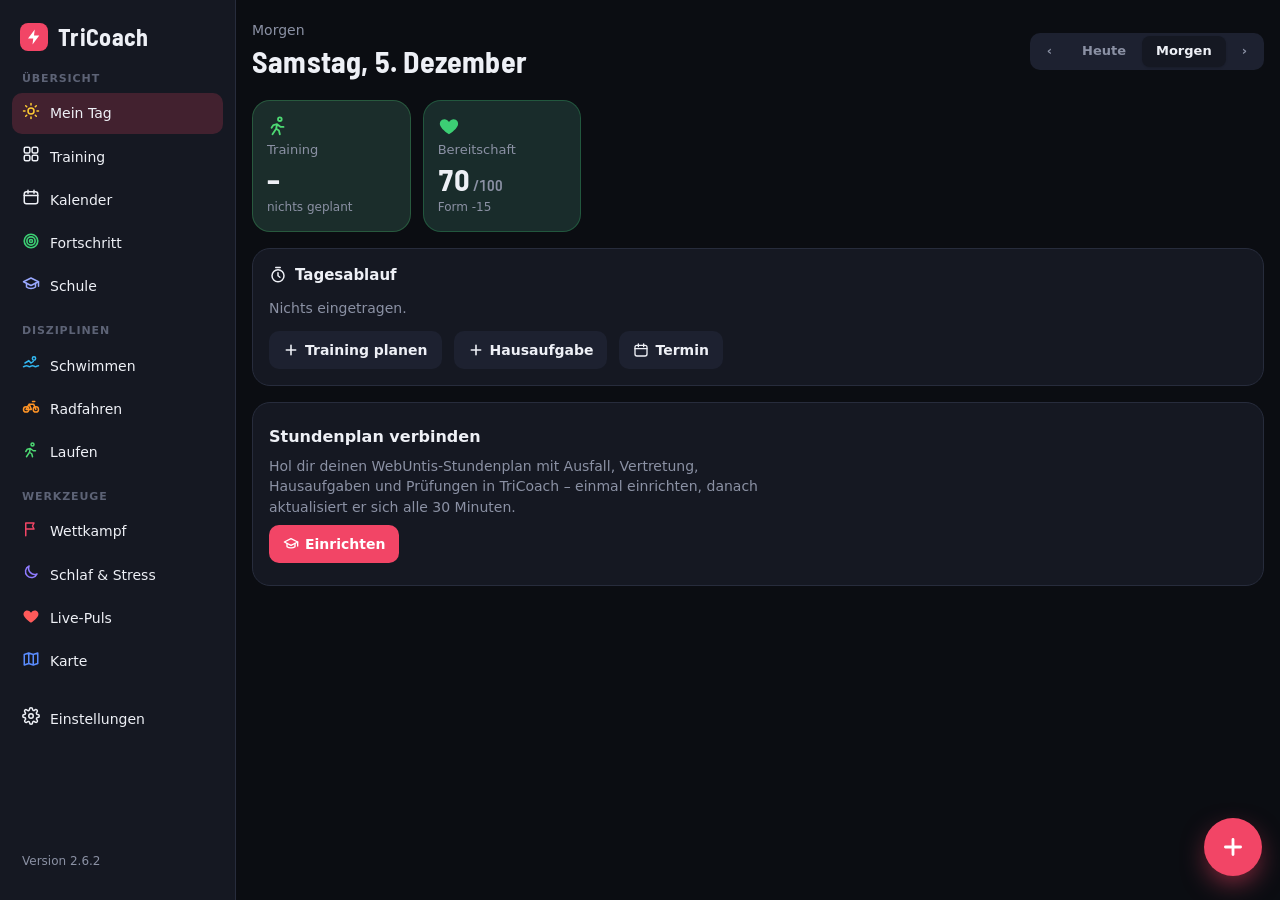
<file: index.html>
<!doctype html>
<html lang="de" data-design="nacht">
<head>
<meta charset="utf-8">
<meta name="viewport" content="width=device-width, initial-scale=1, viewport-fit=cover">
<title>TriCoach</title>
<meta name="description" content="Triathlon-Training mit deiner Forerunner 265: Dashboard, Analysen, Kalender, Wettkampf.">
<meta name="theme-color" content="#0b0d12">
<meta name="apple-mobile-web-app-capable" content="yes">
<meta name="mobile-web-app-capable" content="yes">
<meta name="apple-mobile-web-app-status-bar-style" content="black-translucent">
<meta name="apple-mobile-web-app-title" content="TriCoach">
<link rel="manifest" href="manifest.webmanifest">
<link rel="icon" href="icons/icon-192.png" type="image/png">
<link rel="apple-touch-icon" href="icons/apple-touch-icon.png">
<link rel="preconnect" href="https://fonts.googleapis.com">
<link rel="preconnect" href="https://fonts.gstatic.com" crossorigin>
<link rel="stylesheet" href="https://fonts.googleapis.com/css2?family=Barlow+Semi+Condensed:wght@500;600;700&display=swap">
<link rel="stylesheet" href="css/app.css">
<script>try{var s=JSON.parse(localStorage.getItem('tricoach-settings')||'{}');if(s.design)document.documentElement.dataset.design=s.design;}catch(e){}</script>
</head>
<body>
<div class="app">
  <aside class="side" id="side"></aside>
  <main><div id="content"></div></main>
  <nav class="tabbar" id="tabbar"></nav>
</div>
<button id="fab" class="fab" data-act="addmenu" aria-label="Neu: Einheit eintragen oder planen" hidden><svg viewBox="0 0 24 24" fill="none" stroke="currentColor" stroke-width="2.6" stroke-linecap="round"><path d="M12 5v14M5 12h14"/></svg></button>
<div id="sheet"></div>
<div id="toast" role="status" hidden></div>
<div id="updatebar" hidden>Neue Version verfügbar <button data-act="update">Aktualisieren</button></div>
<script src="js/core.js"></script>
<script src="js/analytics.js"></script>
<script src="js/demo.js"></script>
<script src="js/fit.js"></script>
<script src="js/data.js"></script>
<script src="js/ble.js"></script>
<script src="js/views.js"></script>
<script src="js/calendar.js"></script>
<script src="js/log.js"></script>
<script src="js/tp.js"></script>
<script src="js/progress.js"></script>
<script src="js/school.js"></script>
<script src="js/siri.js"></script>
<script src="js/settings.js"></script>
<script src="js/app.js"></script>
</body>
</html>
</file>
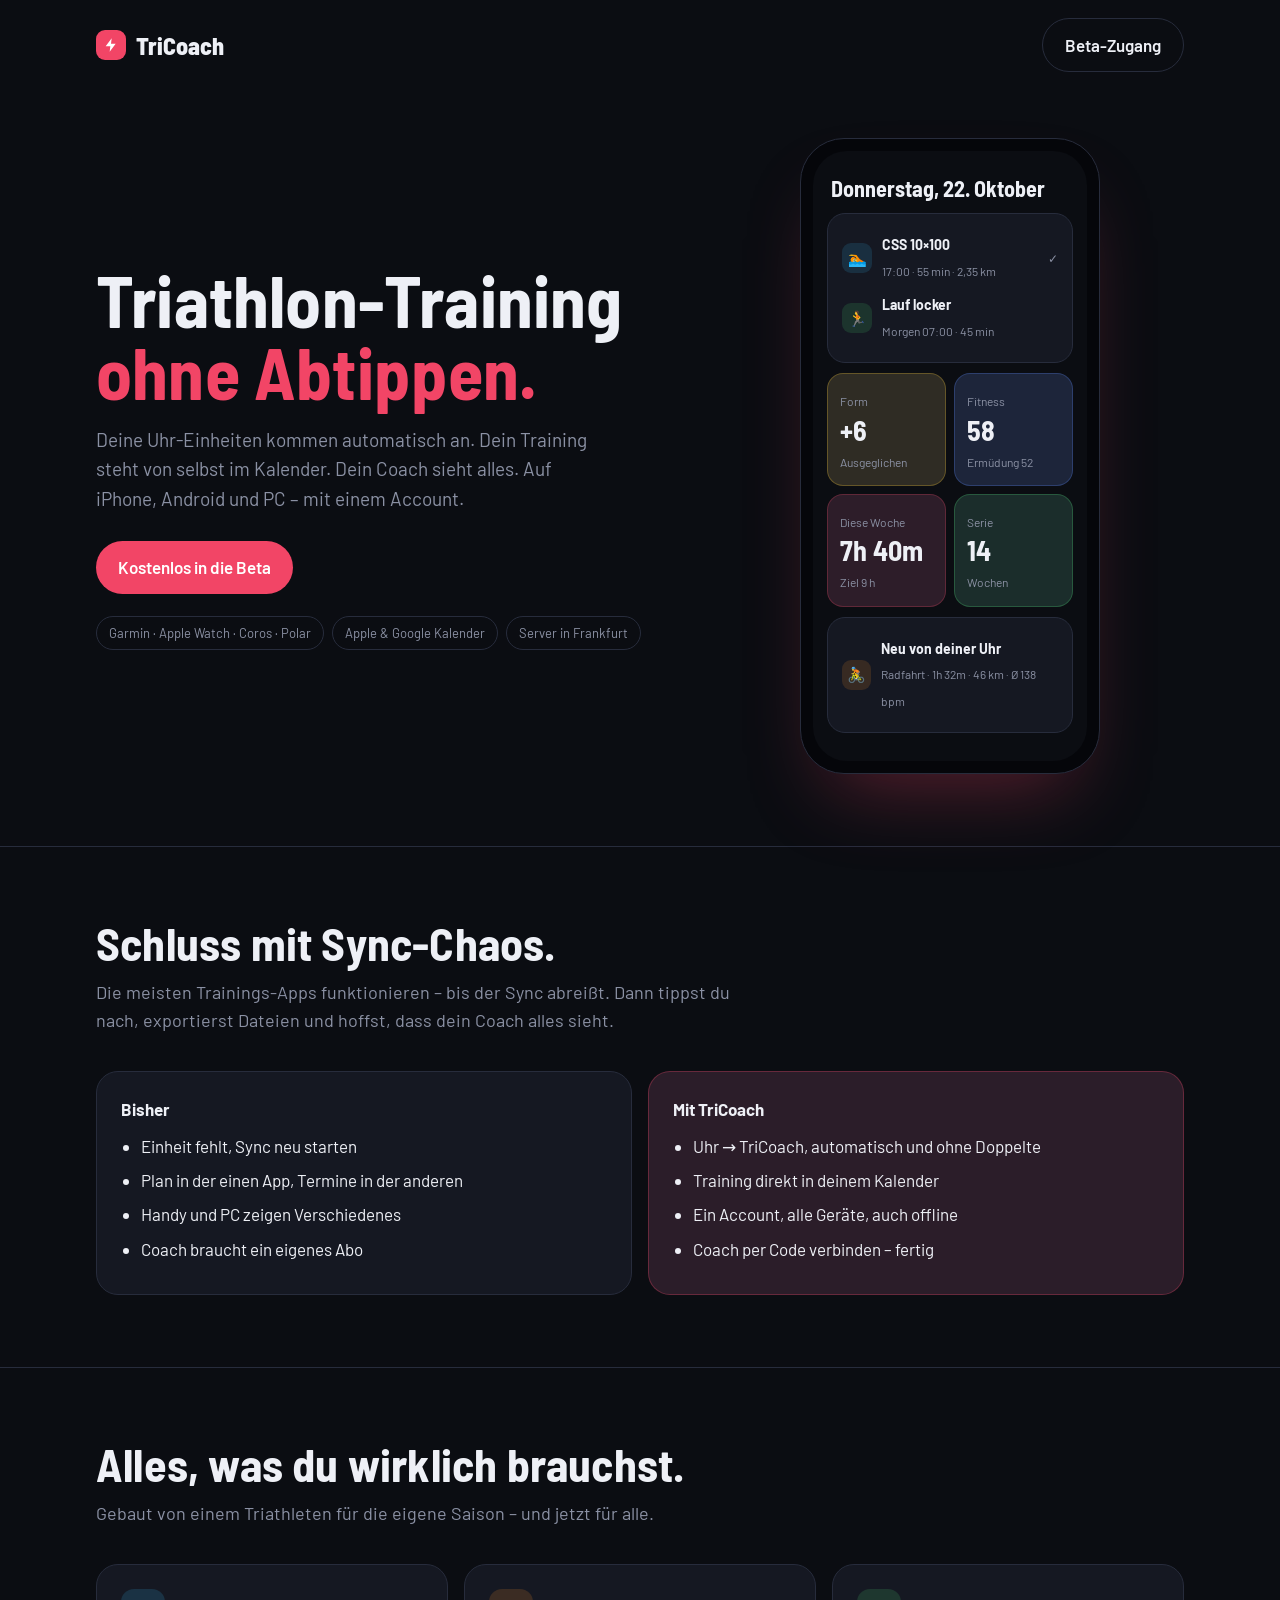
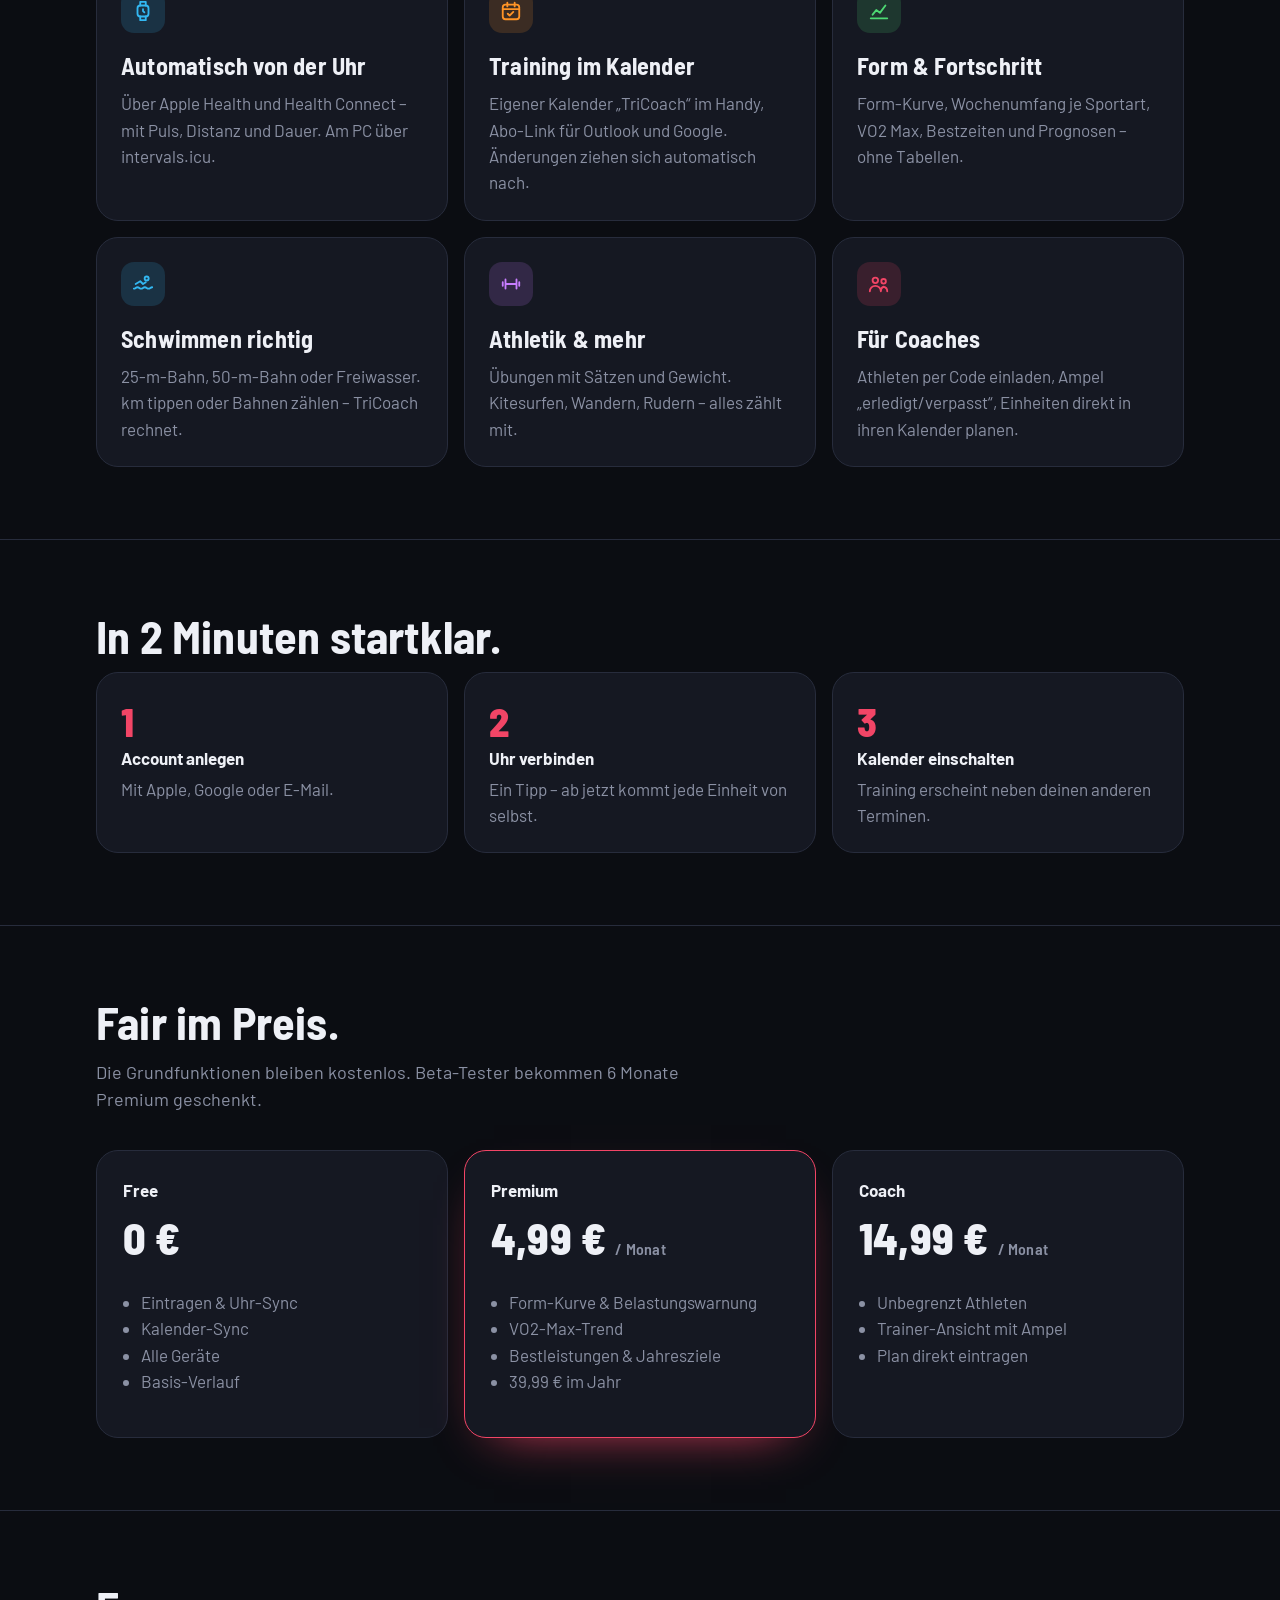
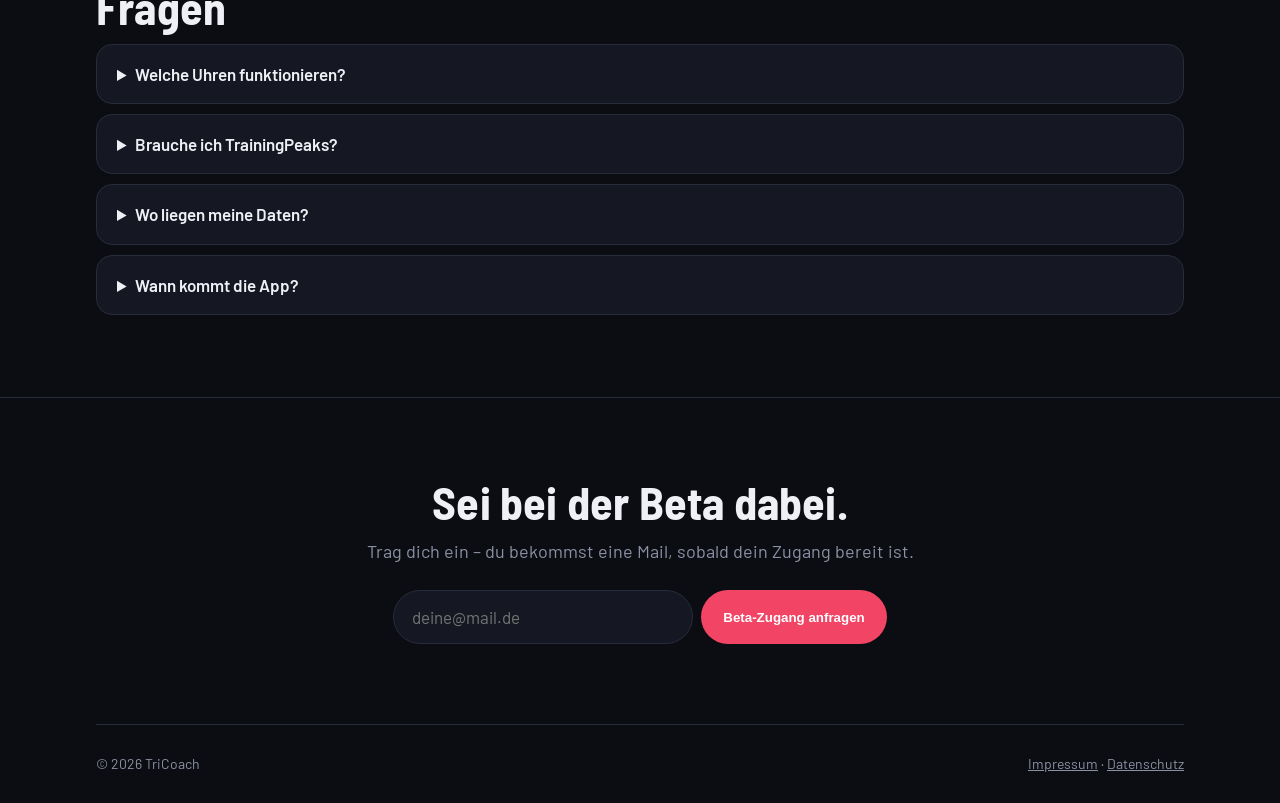
<file: launch/landing/index.html>
<!doctype html>
<html lang="de">
<head>
<meta charset="utf-8">
<meta name="viewport" content="width=device-width, initial-scale=1">
<title>TriCoach – Triathlon-Training ohne Abtippen</title>
<meta name="description" content="Uhr-Einheiten automatisch, Training im Kalender, Coach sieht alles – auf iPhone, Android und PC.">
<link rel="preconnect" href="https://fonts.googleapis.com">
<link href="https://fonts.googleapis.com/css2?family=Barlow+Semi+Condensed:wght@600;700;800&family=Barlow:wght@400;500;600&display=swap" rel="stylesheet">
<style>
:root{color-scheme:dark;--bg:#0b0d12;--surface:#151822;--surface2:#1d2130;--line:#272c3c;--fg:#eef0f6;--muted:#8b91a4;--accent:#f24566;--swim:#33b8f2;--bike:#ff9426;--run:#4dd973;--str:#c77dff;--form:#ffcc33;--fit:#5a8cff;--fat:#f2598c}
*{box-sizing:border-box}html{scroll-behavior:smooth}
body{margin:0;background:var(--bg);color:var(--fg);font:17px/1.55 Barlow,system-ui,-apple-system,'Segoe UI',sans-serif}
a{color:inherit}
.wrap{max-width:1120px;margin:0 auto;padding-left:max(16px,env(safe-area-inset-left,0px));padding-right:max(16px,env(safe-area-inset-right,0px))}
h1,h2,h3,.num{font-family:"Barlow Semi Condensed",system-ui,sans-serif;letter-spacing:.2px}
nav{display:flex;align-items:center;justify-content:space-between;padding:18px 0}
.brand{display:flex;gap:10px;align-items:center;font:800 24px "Barlow Semi Condensed",sans-serif}
.brand i{width:30px;height:30px;border-radius:9px;background:var(--accent);display:grid;place-items:center;font-style:normal;font-size:16px}
.btn{display:inline-flex;align-items:center;gap:8px;padding:13px 22px;border-radius:999px;background:var(--accent);color:#fff;text-decoration:none;font-weight:600;border:0;cursor:pointer}
.btn.ghost{background:transparent;border:1px solid var(--line);color:var(--fg)}
.hero{display:grid;grid-template-columns:1.1fr .9fr;gap:48px;align-items:center;padding:48px 0 72px}
.hero h1{font-size:clamp(42px,6vw,72px);line-height:1;margin:0 0 18px;text-wrap:balance}
.hero h1 em{font-style:normal;color:var(--accent)}
.hero p{color:var(--muted);font-size:19px;max-width:520px;margin:0 0 28px}
.chips{display:flex;gap:8px;flex-wrap:wrap;margin-top:22px}
.chip{font-size:13px;color:var(--muted);border:1px solid var(--line);padding:6px 12px;border-radius:99px}
.phone{justify-self:center;width:300px;border-radius:44px;background:#05060a;padding:12px;border:1px solid var(--line);box-shadow:0 40px 80px -30px rgba(242,69,102,.35)}
.screen{border-radius:34px;background:var(--bg);padding:18px 14px;min-height:560px}
.screen h4{margin:6px 4px 12px;font:700 22px "Barlow Semi Condensed",sans-serif}
.card{background:var(--surface);border:1px solid var(--line);border-radius:18px;padding:14px;margin-bottom:10px}
.row{display:flex;align-items:center;gap:10px;padding:6px 0}
.dot{width:30px;height:30px;border-radius:9px;display:grid;place-items:center;font-size:15px}
.row b{font-size:14px;display:block}.row span{font-size:12px;color:var(--muted)}
.ok{margin-left:auto;color:#3ccf74}
.tiles{display:grid;grid-template-columns:1fr 1fr;gap:8px}
.tile{border-radius:16px;padding:12px;background:color-mix(in srgb,var(--c) 11%,var(--surface));border:1px solid color-mix(in srgb,var(--c) 26%,transparent)}
.tile small{color:var(--muted);font-size:12px}.tile div{font:700 28px "Barlow Semi Condensed",sans-serif}
section{padding-block:72px;border-top:1px solid var(--line)}
section h2{font-size:clamp(32px,4vw,46px);margin:0 0 12px;line-height:1.05}
.lead{color:var(--muted);font-size:18px;max-width:640px;margin:0 0 36px}
.grid3{display:grid;grid-template-columns:repeat(3,1fr);gap:16px}
.feat{background:var(--surface);border:1px solid var(--line);border-radius:22px;padding:24px}
.feat .ic{color:var(--c);width:44px;height:44px;border-radius:13px;display:grid;place-items:center;font-size:22px;margin-bottom:14px;background:color-mix(in srgb,var(--c) 16%,transparent)}
.feat h3{font-size:24px;margin:0 0 6px}.feat p{color:var(--muted);margin:0}
.problem{display:grid;grid-template-columns:1fr 1fr;gap:16px}
.bad,.good{border-radius:22px;padding:24px;border:1px solid var(--line)}
.bad{background:var(--surface)}.good{background:color-mix(in srgb,var(--accent) 10%,var(--surface));border-color:color-mix(in srgb,var(--accent) 30%,transparent)}
.bad li,.good li{margin:8px 0}.bad ul,.good ul{padding-left:20px;margin:10px 0 0}
.steps{counter-reset:s;display:grid;grid-template-columns:repeat(3,1fr);gap:16px}
.step{counter-increment:s;padding:24px;border-radius:22px;background:var(--surface);border:1px solid var(--line)}
.step::before{content:counter(s);font:800 40px "Barlow Semi Condensed",sans-serif;color:var(--accent);display:block}
.step p{color:var(--muted);margin:4px 0 0}
.price{display:grid;grid-template-columns:repeat(3,1fr);gap:16px}
.plan{border-radius:22px;padding:26px;background:var(--surface);border:1px solid var(--line)}
.plan.hl{border-color:var(--accent);box-shadow:0 20px 50px -30px var(--accent)}
.plan .num{font-size:44px;font-weight:800}.plan .num small{font-size:16px;color:var(--muted);font-weight:600}
.plan ul{padding-left:18px;color:var(--muted)}
details{background:var(--surface);border:1px solid var(--line);border-radius:16px;padding:16px 20px;margin-bottom:10px}
summary{cursor:pointer;font-weight:600}details p{color:var(--muted);margin:10px 0 0}
.cta{text-align:center;padding-block:80px;padding-left:max(16px,env(safe-area-inset-left,0px));padding-right:max(16px,env(safe-area-inset-right,0px))}
.cta form{display:flex;gap:8px;justify-content:center;flex-wrap:wrap;margin-top:24px}
.cta input{padding:13px 18px;border-radius:999px;border:1px solid var(--line);background:var(--surface);color:var(--fg);width:min(100%,300px);font:inherit}
:focus-visible{outline:2px solid var(--accent);outline-offset:3px}
@media(prefers-reduced-motion:reduce){html{scroll-behavior:auto}}
footer{border-top:1px solid var(--line);padding:28px 0;color:var(--muted);font-size:14px;display:flex;gap:18px;flex-wrap:wrap;justify-content:space-between}
@media(max-width:860px){.hero,.problem{grid-template-columns:1fr}.grid3,.steps,.price{grid-template-columns:1fr}.hero{padding-top:16px}.phone{width:280px}}
</style>
</head>
<body>
<div class="wrap">
  <nav>
    <div class="brand"><i><svg width="16" height="16" viewBox="0 0 24 24" fill="#fff" stroke="none" stroke-width="2" stroke-linecap="round" stroke-linejoin="round" aria-hidden="true"><path d="M13 2L4 14h7l-1 8 9-12h-7z"/></svg></i>TriCoach</div>
    <a class="btn ghost" href="#beta">Beta-Zugang</a>
  </nav>

  <header class="hero">
    <div>
      <h1>Triathlon-Training <em>ohne Abtippen.</em></h1>
      <p>Deine Uhr-Einheiten kommen automatisch an. Dein Training steht von selbst im Kalender. Dein Coach sieht alles. Auf iPhone, Android und PC – mit einem Account.</p>
      <a class="btn" href="#beta">Kostenlos in die Beta</a>
      <div class="chips"><span class="chip">Garmin · Apple Watch · Coros · Polar</span><span class="chip">Apple & Google Kalender</span><span class="chip">Server in Frankfurt</span></div>
    </div>
    <div class="phone" aria-hidden="true">
      <div class="screen">
        <h4>Donnerstag, 22. Oktober</h4>
        <div class="card">
          <div class="row"><div class="dot" style="background:#33b8f226">🏊</div><div><b>CSS 10×100</b><span>17:00 · 55 min · 2,35 km</span></div><span class="ok">✓</span></div>
          <div class="row"><div class="dot" style="background:#4dd97326">🏃</div><div><b>Lauf locker</b><span>Morgen 07:00 · 45 min</span></div></div>
        </div>
        <div class="tiles">
          <div class="tile" style="--c:var(--form)"><small>Form</small><div>+6</div><small>Ausgeglichen</small></div>
          <div class="tile" style="--c:var(--fit)"><small>Fitness</small><div>58</div><small>Ermüdung 52</small></div>
          <div class="tile" style="--c:var(--accent)"><small>Diese Woche</small><div>7h 40m</div><small>Ziel 9 h</small></div>
          <div class="tile" style="--c:var(--run)"><small>Serie</small><div>14</div><small>Wochen</small></div>
        </div>
        <div class="card" style="margin-top:10px"><div class="row"><div class="dot" style="background:#ff942626">🚴</div><div><b>Neu von deiner Uhr</b><span>Radfahrt · 1h 32m · 46 km · Ø 138 bpm</span></div></div></div>
      </div>
    </div>
  </header>
</div>

<section>
  <div class="wrap">
    <h2>Schluss mit Sync-Chaos.</h2>
    <p class="lead">Die meisten Trainings-Apps funktionieren – bis der Sync abreißt. Dann tippst du nach, exportierst Dateien und hoffst, dass dein Coach alles sieht.</p>
    <div class="problem">
      <div class="bad"><b>Bisher</b><ul><li>Einheit fehlt, Sync neu starten</li><li>Plan in der einen App, Termine in der anderen</li><li>Handy und PC zeigen Verschiedenes</li><li>Coach braucht ein eigenes Abo</li></ul></div>
      <div class="good"><b>Mit TriCoach</b><ul><li>Uhr → TriCoach, automatisch und ohne Doppelte</li><li>Training direkt in deinem Kalender</li><li>Ein Account, alle Geräte, auch offline</li><li>Coach per Code verbinden – fertig</li></ul></div>
    </div>
  </div>
</section>

<section>
  <div class="wrap">
    <h2>Alles, was du wirklich brauchst.</h2>
    <p class="lead">Gebaut von einem Triathleten für die eigene Saison – und jetzt für alle.</p>
    <div class="grid3">
      <div class="feat"><div class="ic" style="--c:var(--swim)"><svg width="22" height="22" viewBox="0 0 24 24" fill="none" stroke="currentColor" stroke-width="2" stroke-linecap="round" stroke-linejoin="round" aria-hidden="true"><rect x="6" y="6" width="12" height="12" rx="3"/><path d="M9 6V2h6v4M9 18v4h6v-4M12 10v2l1.5 1.5"/></svg></div><h3>Automatisch von der Uhr</h3><p>Über Apple Health und Health Connect – mit Puls, Distanz und Dauer. Am PC über intervals.icu.</p></div>
      <div class="feat"><div class="ic" style="--c:var(--bike)"><svg width="22" height="22" viewBox="0 0 24 24" fill="none" stroke="currentColor" stroke-width="2" stroke-linecap="round" stroke-linejoin="round" aria-hidden="true"><rect x="3" y="5" width="18" height="16" rx="3"/><path d="M3 10h18M8 3v4M16 3v4M8.5 15l2 2 4-4"/></svg></div><h3>Training im Kalender</h3><p>Eigener Kalender „TriCoach“ im Handy, Abo-Link für Outlook und Google. Änderungen ziehen sich automatisch nach.</p></div>
      <div class="feat"><div class="ic" style="--c:var(--run)"><svg width="22" height="22" viewBox="0 0 24 24" fill="none" stroke="currentColor" stroke-width="2" stroke-linecap="round" stroke-linejoin="round" aria-hidden="true"><path d="M3 20h18M5 16l4-5 4 3 6-8"/></svg></div><h3>Form & Fortschritt</h3><p>Form-Kurve, Wochenumfang je Sportart, VO2 Max, Bestzeiten und Prognosen – ohne Tabellen.</p></div>
      <div class="feat"><div class="ic" style="--c:var(--swim)"><svg width="22" height="22" viewBox="0 0 24 24" fill="none" stroke="currentColor" stroke-width="2" stroke-linecap="round" stroke-linejoin="round" aria-hidden="true"><circle cx="16" cy="6" r="2.2"/><path d="M4 12l5-3 3 3 3-2M2 17c2 0 2-1.5 4-1.5S8 17 10 17s2-1.5 4-1.5 2 1.5 4 1.5 2-1.5 4-1.5"/></svg></div><h3>Schwimmen richtig</h3><p>25-m-Bahn, 50-m-Bahn oder Freiwasser. km tippen oder Bahnen zählen – TriCoach rechnet.</p></div>
      <div class="feat"><div class="ic" style="--c:var(--str)"><svg width="22" height="22" viewBox="0 0 24 24" fill="none" stroke="currentColor" stroke-width="2" stroke-linecap="round" stroke-linejoin="round" aria-hidden="true"><path d="M6 7v10M18 7v10M3 10v4M21 10v4M6 12h12"/></svg></div><h3>Athletik & mehr</h3><p>Übungen mit Sätzen und Gewicht. Kitesurfen, Wandern, Rudern – alles zählt mit.</p></div>
      <div class="feat"><div class="ic" style="--c:var(--accent)"><svg width="22" height="22" viewBox="0 0 24 24" fill="none" stroke="currentColor" stroke-width="2" stroke-linecap="round" stroke-linejoin="round" aria-hidden="true"><circle cx="8" cy="8" r="3"/><circle cx="17" cy="9" r="2.5"/><path d="M2 20c0-3.3 2.7-6 6-6s6 2.7 6 6M14 20c0-2.4 1.3-4.5 3-5 2.2.4 4 2.4 4 5"/></svg></div><h3>Für Coaches</h3><p>Athleten per Code einladen, Ampel „erledigt/verpasst“, Einheiten direkt in ihren Kalender planen.</p></div>
    </div>
  </div>
</section>

<section>
  <div class="wrap">
    <h2>In 2 Minuten startklar.</h2>
    <div class="steps">
      <div class="step"><b>Account anlegen</b><p>Mit Apple, Google oder E-Mail.</p></div>
      <div class="step"><b>Uhr verbinden</b><p>Ein Tipp – ab jetzt kommt jede Einheit von selbst.</p></div>
      <div class="step"><b>Kalender einschalten</b><p>Training erscheint neben deinen anderen Terminen.</p></div>
    </div>
  </div>
</section>

<section>
  <div class="wrap">
    <h2>Fair im Preis.</h2>
    <p class="lead">Die Grundfunktionen bleiben kostenlos. Beta-Tester bekommen 6 Monate Premium geschenkt.</p>
    <div class="price">
      <div class="plan"><b>Free</b><div class="num">0 €</div><ul><li>Eintragen & Uhr-Sync</li><li>Kalender-Sync</li><li>Alle Geräte</li><li>Basis-Verlauf</li></ul></div>
      <div class="plan hl"><b>Premium</b><div class="num">4,99 € <small>/ Monat</small></div><ul><li>Form-Kurve & Belastungswarnung</li><li>VO2-Max-Trend</li><li>Bestleistungen & Jahresziele</li><li>39,99 € im Jahr</li></ul></div>
      <div class="plan"><b>Coach</b><div class="num">14,99 € <small>/ Monat</small></div><ul><li>Unbegrenzt Athleten</li><li>Trainer-Ansicht mit Ampel</li><li>Plan direkt eintragen</li></ul></div>
    </div>
  </div>
</section>

<section>
  <div class="wrap">
    <h2>Fragen</h2>
    <details><summary>Welche Uhren funktionieren?</summary><p>Alle, die ihre Einheiten an Apple Health (iPhone) oder Health Connect (Android) übergeben – z. B. Garmin, Apple Watch, Coros, Polar, Wahoo, Suunto. Am PC zusätzlich über intervals.icu.</p></details>
    <details><summary>Brauche ich TrainingPeaks?</summary><p>Nein. Dein Coach kann dich direkt in TriCoach betreuen. Eine Brücke für alle, die TrainingPeaks weiter nutzen möchten, ist bis zum Start geplant.</p></details>
    <details><summary>Wo liegen meine Daten?</summary><p>Auf Servern in Frankfurt (EU), übertragen per TLS. Jeder sieht nur seine eigenen Daten; dein Coach nur, wenn du seinen Code einlöst. Export und Löschung jederzeit.</p></details>
    <details><summary>Wann kommt die App?</summary><p>Beta ab Dezember 2026, Start im App Store und bei Google Play im Januar 2027.</p></details>
  </div>
</section>

<section class="cta" id="beta">
  <h2>Sei bei der Beta dabei.</h2>
  <p class="lead" style="margin:0 auto">Trag dich ein – du bekommst eine Mail, sobald dein Zugang bereit ist.</p>
  <!-- TODO: action auf ein Formular-Tool (z. B. Tally, Formspree oder Supabase-Tabelle) zeigen lassen -->
  <form onsubmit="event.preventDefault();this.innerHTML='<p>Danke! Du hörst von mir. 🙌</p>'">
    <input type="email" required placeholder="deine@mail.de" aria-label="E-Mail-Adresse">
    <button class="btn" type="submit">Beta-Zugang anfragen</button>
  </form>
</section>

<div class="wrap">
  <footer>
    <span>© 2026 TriCoach</span>
    <span><a href="#">Impressum</a> · <a href="#">Datenschutz</a></span>
  </footer>
</div>
</body>
</html>
</file>
<file: css/app.css>
/* TriCoach – Layout: Sidebar wie auf dem iPad (breit), Tab-Leiste unten wie auf dem iPhone (schmal).
   Vier Designs über data-design am <html>-Element. */

/* ---------- Design „Nacht“ (Standard) ---------- */
:root {
  --bg: #0b0d12; --bg2: #0b0d12; --surface: #151822; --surface2: #1d2130; --line: #272c3c;
  --fg: #eef0f6; --muted: #8b91a4; --faint: #5d6376;
  --accent: #f24566; --on-accent: #fff; --swim: #33b8f2; --bike: #ff9426; --run: #4dd973; --str: #c77dff; --oth: #2fd6c3; --school: #9aa8ff;
  --fit: #5a8cff; --fat: #f2598c; --form: #ffcc33; --sleep: #8f7bff;
  --good: #3ccf74; --warn: #ffb020; --bad: #ff5a5a;
  --z1: #7b8194; --z2: #3d8bff; --z3: #3ccf74; --z4: #ffcc33; --z5: #ff8a3d; --z6: #ff5a5a; --z7: #b36bff;
  --num: "Barlow Semi Condensed", "Segoe UI", system-ui, sans-serif;
  --ui: -apple-system, BlinkMacSystemFont, "Segoe UI", system-ui, Roboto, sans-serif;
  --r: 18px; --tile-r: 18px; --label-tt: none; --label-ls: 0;
  --card-shadow: none; --card-border: 1px solid var(--line);
  color-scheme: dark;
}
/* ---------- Design „Gletscher“: hell ---------- */
[data-design="gletscher"] {
  --bg: #eef2f6; --bg2: #e4eaf1; --surface: #ffffff; --surface2: #eef2f7; --line: #dde3ec;
  --fg: #111827; --muted: #5b6475; --faint: #9aa3b2;
  --accent: #2453ff; --swim: #0a8fd1; --bike: #e36b00; --run: #11a34a; --str: #8b3fd9; --oth: #0f9c8c; --school: #4b5bdc;
  --fit: #2453ff; --fat: #d6336c; --form: #c98a00; --sleep: #6a4cff;
  --good: #11a34a; --warn: #c98a00; --bad: #e03131;
  --z1: #9aa3b2; --z2: #3b82f6; --z3: #16a34a; --z4: #d4a106; --z5: #ea7a1a; --z6: #e03131; --z7: #8b5cf6;
  --r: 22px; --tile-r: 18px; --card-shadow: 0 1px 2px rgba(17,24,39,.05), 0 8px 24px -12px rgba(17,24,39,.12); --card-border: 1px solid transparent;
  color-scheme: light;
}
/* ---------- Design „Asphalt“: Grafit + Signalorange, kantig ---------- */
[data-design="asphalt"] {
  --bg: #18191c; --bg2: #18191c; --surface: #222327; --surface2: #2b2c31; --line: #34363c;
  --fg: #f3f1ee; --muted: #9a978f; --faint: #66645e;
  --accent: #ff6a13; --swim: #4cc3ff; --bike: #ffb000; --run: #9be564; --str: #d08cff; --oth: #5ee0cf; --school: #a7b4ff;
  --fit: #4cc3ff; --fat: #ff6a13; --form: #ffe14d; --sleep: #b49cff;
  --r: 6px; --tile-r: 4px; --label-tt: uppercase; --label-ls: .08em;
  color-scheme: dark;
}
/* ---------- Design „Nordsee“: Petrol + Koralle ---------- */
[data-design="nordsee"] {
  --bg: #06222b; --bg2: #0a2f3a; --surface: #0b3340; --surface2: #11414f; --line: #17505f;
  --fg: #eaf6f7; --muted: #8fb3ba; --faint: #5a8590;
  --accent: #ff7a59; --swim: #5fd4ff; --bike: #ffc15e; --run: #7ef0a8; --str: #d9a3ff; --oth: #4ff0d8; --school: #b3c0ff;
  --fit: #5fd4ff; --fat: #ff7a59; --form: #ffe08a; --sleep: #c3a6ff;
  --z2: #5fd4ff; --z3: #7ef0a8; --r: 24px; --tile-r: 20px; --card-border: 1px solid rgba(255,255,255,.06);
  color-scheme: dark;
}

* { box-sizing: border-box }
html, body { height: 100%; margin: 0 }
body { background: linear-gradient(180deg, var(--bg), var(--bg2)) fixed; color: var(--fg); font-family: var(--ui); font-size: 14px; line-height: 1.45; -webkit-tap-highlight-color: transparent; overscroll-behavior-y: none }
button, select, input, textarea { font: inherit; color: inherit }
button { cursor: pointer }
a { color: var(--accent) }
:focus-visible { outline: 2px solid var(--accent); outline-offset: 2px }
[hidden] { display: none !important }

.app { display: flex; min-height: 100% }
.side { width: 236px; flex: none; background: var(--surface); border-right: 1px solid var(--line); padding: calc(20px + env(safe-area-inset-top, 0px)) 12px 20px max(12px, env(safe-area-inset-left, 0px)); position: sticky; top: 0; height: 100vh; overflow: auto; display: flex; flex-direction: column; gap: 16px }
.brand { display: flex; align-items: center; gap: 10px; padding: 0 8px; font-family: var(--num); font-weight: 700; font-size: 24px; letter-spacing: .3px }
.brand i { width: 28px; height: 28px; border-radius: 8px; background: var(--accent); color: var(--on-accent); display: grid; place-items: center }
.brand i svg { width: 18px; height: 18px }
.navgroup { display: flex; flex-direction: column; gap: 2px }
.navgroup h4 { margin: 0 0 4px; padding: 0 10px; font-size: 11px; text-transform: uppercase; letter-spacing: .08em; color: var(--faint); font-weight: 600 }
.navbtn { display: flex; align-items: center; gap: 10px; padding: 9px 10px; border-radius: 10px; border: 0; background: none; text-align: left; width: 100%; color: var(--fg) }
.navbtn svg { width: 18px; height: 18px; flex: none }
.navbtn:hover { background: var(--surface2) }
.navbtn.on { background: color-mix(in srgb, var(--accent) 20%, transparent) }
.side .note { margin-top: auto; font-size: 12px; color: var(--muted); padding: 10px }

main { flex: 1; min-width: 0; padding-block: calc(20px + env(safe-area-inset-top, 0px)) 110px; padding-left: max(16px, env(safe-area-inset-left, 0px)); padding-right: max(16px, env(safe-area-inset-right, 0px)) }
#content { max-width: 1120px; margin: 0 auto; display: flex; flex-direction: column; gap: 16px }
.topline { display: flex; align-items: center; justify-content: space-between; gap: 12px; flex-wrap: wrap }
.topline h1 { margin: 0; font-size: 30px; font-family: var(--num); font-weight: 700; letter-spacing: .2px; text-wrap: balance }
.chip { font-size: 12px; color: var(--muted); background: var(--surface); border: 1px solid var(--line); padding: 6px 11px; border-radius: 99px; display: inline-flex; align-items: center; gap: 6px }
.chip.busy svg { animation: spin 1s linear infinite }
@keyframes spin { to { transform: rotate(360deg) } }
.back, .linkbtn { border: 0; background: none; color: var(--accent); padding: 0; font-weight: 600 }

.tabbar { display: none }
@media (max-width: 860px) {
  .side { display: none }
  .tabbar { display: flex; position: fixed; left: 0; right: 0; bottom: 0; background: color-mix(in srgb, var(--surface) 92%, transparent); backdrop-filter: blur(14px); -webkit-backdrop-filter: blur(14px); border-top: 1px solid var(--line); padding: 6px max(8px, env(safe-area-inset-right, 0px)) calc(6px + env(safe-area-inset-bottom, 0px)) max(8px, env(safe-area-inset-left, 0px)); z-index: 5 }
  .tabbar button { flex: 1; border: 0; background: none; display: flex; flex-direction: column; align-items: center; gap: 2px; font-size: 10.5px; color: var(--muted); padding: 4px 0 }
  .tabbar button svg { width: 22px; height: 22px }
  .tabbar button.on { color: var(--accent) }
  .topline h1 { font-size: 26px }
}

.card { background: var(--surface); border: var(--card-border); box-shadow: var(--card-shadow); border-radius: var(--r); padding: 16px; display: flex; flex-direction: column; gap: 12px; min-width: 0; color: inherit; font: inherit }
.card h3 { margin: 0; font-size: 15px; display: flex; align-items: center; gap: 8px; text-transform: var(--label-tt); letter-spacing: var(--label-ls) }
.card h3 small { font-weight: 400; color: var(--muted); margin-left: auto; font-size: 12px; text-transform: none; letter-spacing: 0 }
.cols { display: grid; grid-template-columns: 1fr; gap: 16px }
.cols.two { grid-template-columns: repeat(auto-fit, minmax(min(340px, 100%), 1fr)) }
.muted { color: var(--muted) }
.cap { font-size: 12px; color: var(--muted) }
.fg { color: var(--fg) }
.acc { color: var(--accent) }

.tiles { display: grid; grid-template-columns: repeat(auto-fill, minmax(min(145px, 100%), 1fr)); gap: 12px }
@media (max-width: 400px) { .tiles { gap: 10px } .tile { padding: 12px } .tile .v { font-size: 26px } }
.tile { --c: var(--accent); background: color-mix(in srgb, var(--c) 11%, var(--surface)); border: 1px solid color-mix(in srgb, var(--c) 26%, transparent); border-radius: var(--tile-r); padding: 14px; display: flex; flex-direction: column; gap: 4px; min-width: 0; text-align: left; color: var(--fg) }
button.tile { cursor: pointer; transition: transform .12s }
button.tile:hover { transform: translateY(-2px) }
.tile .ic { color: var(--c); height: 22px }
.tile .ic svg { width: 22px; height: 22px }
.tile .t { color: var(--muted); font-size: 13px; text-transform: var(--label-tt); letter-spacing: var(--label-ls) }
.tile .v { font-family: var(--num); font-weight: 700; font-size: 30px; line-height: 1.05; font-variant-numeric: tabular-nums; white-space: nowrap; overflow: hidden; text-overflow: ellipsis }
.tile .v small { font-size: 15px; color: var(--muted); font-weight: 600; margin-left: 3px }
.tile .s { font-size: 12px; color: var(--muted) }
[data-design="asphalt"] .tile { background: var(--surface2); border: 0; border-top: 3px solid var(--c) }
[data-design="asphalt"] .tile .v { color: var(--c); font-size: 34px }
[data-design="gletscher"] .tile { background: color-mix(in srgb, var(--c) 8%, var(--surface)); border-color: color-mix(in srgb, var(--c) 18%, transparent) }
[data-design="nordsee"] .tile { background: linear-gradient(160deg, color-mix(in srgb, var(--c) 18%, var(--surface)), var(--surface) 70%) }

.seg { display: inline-flex; background: var(--surface2); border-radius: 10px; padding: 3px; gap: 2px; flex-wrap: wrap }
.seg button { border: 0; background: none; padding: 6px 14px; border-radius: 8px; color: var(--muted); font-weight: 600; font-size: 13px }
.seg button.on { background: var(--surface); color: var(--fg); box-shadow: 0 1px 2px rgba(0,0,0,.15) }

.hero { display: flex; gap: 20px; align-items: center; flex-wrap: wrap }
.hero .info { display: flex; flex-direction: column; gap: 6px; min-width: 0; flex: 1 }
.today { font-size: 19px; font-weight: 650 }
.pills { display: flex; gap: 18px; flex-wrap: wrap }
.pill b { display: block; font-family: var(--num); font-size: 24px; line-height: 1; font-variant-numeric: tabular-nums }
.pill span { font-size: 11px; color: var(--muted) }
.bignum { font-family: var(--num); font-weight: 700; font-size: 64px; line-height: 1; font-variant-numeric: tabular-nums }

.row { display: flex; align-items: center; gap: 12px }
.prow { display: flex; flex-direction: column; gap: 5px }
.prow .top { display: flex; justify-content: space-between; gap: 8px; font-size: 13px }
.prow .top span:last-child { color: var(--muted); font-variant-numeric: tabular-nums; white-space: nowrap }
.zbar { display: flex; height: 12px; border-radius: 6px; overflow: hidden; background: var(--surface2) }
.zbar i { display: block; height: 100% }
.bar { height: 7px; border-radius: 9px; background: var(--surface2); overflow: hidden }
.bar i { display: block; height: 100%; border-radius: 9px; background: var(--c, var(--accent)) }

.ins { display: flex; gap: 12px; align-items: flex-start }
.ins .dot { width: 10px; height: 10px; border-radius: 50%; margin-top: 5px; flex: none }
.ins b { display: block; font-size: 14px }
.ins span { font-size: 12.5px; color: var(--muted) }
.ins span.fg { color: var(--fg) }

.list { display: flex; flex-direction: column }
.act { display: flex; align-items: center; gap: 12px; padding: 10px 6px; border: 0; background: none; border-bottom: 1px solid var(--line); text-align: left; width: 100%; border-radius: 10px; color: var(--fg) }
.act:hover { background: var(--surface2) }
.act:last-child { border-bottom: 0 }
.sport { width: 40px; height: 40px; border-radius: 50%; display: grid; place-items: center; flex: none; background: color-mix(in srgb, var(--c) 20%, transparent); color: var(--c) }
.sport svg { width: 20px; height: 20px }
.act .mid { flex: 1; min-width: 0 }
.act .mid b { display: block; font-size: 14px; overflow: hidden; text-overflow: ellipsis; white-space: nowrap }
.act .mid span, .act .end span { font-size: 12px; color: var(--muted) }
.act .end { text-align: right; font-variant-numeric: tabular-nums }

.btn { border: 0; border-radius: 10px; padding: 9px 14px; font-weight: 650; background: var(--surface2); color: var(--fg); display: inline-flex; align-items: center; gap: 6px; justify-content: center }
.btn.primary { background: var(--accent); color: var(--on-accent) }
.btn.big { font-size: 18px; padding: 16px; width: 100% }
.btn.small { padding: 5px 10px; font-size: 12px }

.chart { display: block; width: 100%; height: auto; overflow: visible }
.chart .grid { stroke: var(--line); stroke-width: 1 }
.chart .axis { fill: var(--muted); font-size: 11px; font-family: var(--ui) }
.legend { display: flex; gap: 14px; flex-wrap: wrap; font-size: 12px; color: var(--muted) }
.legend i { display: inline-block; width: 9px; height: 9px; border-radius: 50%; margin-right: 5px; vertical-align: middle }

.tablewrap { overflow-x: auto }
table { border-collapse: collapse; width: 100%; font-variant-numeric: tabular-nums; font-size: 13px }
th { text-align: left; color: var(--muted); font-weight: 600; font-size: 12px; padding: 6px 10px 6px 0; border-bottom: 1px solid var(--line) }
td { padding: 7px 10px 7px 0; border-bottom: 1px solid var(--line); white-space: nowrap }

.cal { display: grid; grid-template-columns: repeat(7, 1fr); gap: 4px }
.cal .wd { text-align: center; font-size: 12px; color: var(--muted); font-weight: 600; padding-bottom: 4px }
.cal button { border: 1px solid transparent; background: none; border-radius: 10px; min-height: 54px; display: flex; flex-direction: column; align-items: center; justify-content: center; gap: 5px; padding: 4px 0; color: var(--fg) }
.cal button:hover { background: var(--surface2) }
.cal button.out { opacity: .35 }
.cal button.sel { background: color-mix(in srgb, var(--accent) 22%, transparent) }
.cal button.now { border-color: var(--accent) }
.cal .dots { display: flex; gap: 3px; height: 7px }
.cal .dots i { width: 7px; height: 7px; border-radius: 50% }
.cal .dots i.ring { background: none !important; border: 1.5px solid }

form.plan { display: grid; grid-template-columns: repeat(auto-fit, minmax(min(150px, 100%), 1fr)); gap: 10px; align-items: end }
form.plan label { display: flex; flex-direction: column; gap: 4px; font-size: 12px; color: var(--muted) }
form.plan input, form.plan select, .sel { background: var(--surface2); border: 1px solid var(--line); border-radius: 10px; padding: 8px 10px; min-width: 0; width: 100% }
.sel { width: auto; max-width: 100% }

.split { display: flex; justify-content: space-between; align-items: center; padding: 10px 0; border-bottom: 1px solid var(--line); gap: 10px; font-variant-numeric: tabular-nums }
.split:last-child { border-bottom: 0 }
.split b { font-size: 15px }
.split.cur > b { color: var(--accent) }
.clock { font-family: var(--num); font-weight: 700; font-size: clamp(56px, 14vw, 104px); line-height: 1; text-align: center; font-variant-numeric: tabular-nums }
.good { color: var(--good) } .warnc { color: var(--warn) }
.fuelgrid { display: grid; grid-template-columns: repeat(auto-fill, minmax(130px, 1fr)); gap: 8px }
.toggle { display: flex; align-items: center; gap: 10px; font-size: 14px }
.toggle input { width: 18px; height: 18px; accent-color: var(--accent) }
input[type=range] { width: 100%; accent-color: var(--accent) }

.empty { display: flex; flex-direction: column; gap: 8px; align-items: flex-start; padding: 6px 0 }
.empty b { font-size: 16px }
.empty span { color: var(--muted); max-width: 60ch }
.opt { display: flex; flex-direction: column; gap: 10px; padding: 14px; border-radius: calc(var(--r) - 4px); background: var(--surface2); border: 1px solid transparent }
.opt.on { border-color: var(--accent) }
.tag { font-size: 11px; font-weight: 600; background: var(--accent); color: var(--on-accent); border-radius: 99px; padding: 2px 8px; margin-left: 6px; vertical-align: middle }
.steps { margin: 0; padding-left: 20px; display: flex; flex-direction: column; gap: 6px }
.designs { display: grid; grid-template-columns: repeat(auto-fill, minmax(min(200px, 100%), 1fr)); gap: 12px }
.design { border: 2px solid var(--line); background: var(--surface2); border-radius: 14px; padding: 10px; display: flex; flex-direction: column; gap: 6px; text-align: left; color: var(--fg) }
.design.on { border-color: var(--accent) }
.swatch { height: 70px; border-radius: 10px; position: relative; overflow: hidden; display: block }
.swatch i { position: absolute; left: 10px; right: 40%; top: 10px; bottom: 10px; border-radius: 6px }
.swatch em { position: absolute; right: 10px; top: 10px; width: 24%; height: 18px; border-radius: 6px }
.swatch u { position: absolute; bottom: 12px; width: 9%; height: 26px; border-radius: 4px; text-decoration: none }
.swatch u:nth-of-type(1) { right: 34% } .swatch u:nth-of-type(2) { right: 22% } .swatch u:nth-of-type(3) { right: 10% }
.pulse { font-family: var(--num); font-weight: 700; font-size: 110px; line-height: 1; color: var(--muted) }
.pulse.on { color: var(--bad); animation: beat 1s ease-in-out infinite }
@keyframes beat { 50% { transform: scale(1.04) } }

#toast { position: fixed; left: 50%; transform: translateX(-50%); bottom: calc(84px + env(safe-area-inset-bottom, 0px)); background: var(--fg); color: var(--bg); padding: 10px 16px; border-radius: 12px; font-weight: 600; z-index: 20; max-width: calc(100% - 32px); box-shadow: 0 8px 30px rgba(0,0,0,.3) }
#updatebar { position: fixed; top: calc(10px + env(safe-area-inset-top, 0px)); left: 50%; transform: translateX(-50%); background: var(--accent); color: var(--on-accent); border-radius: 99px; padding: 6px 6px 6px 16px; display: flex; gap: 10px; align-items: center; z-index: 21; font-weight: 600; box-shadow: 0 8px 30px rgba(0,0,0,.3); max-width: calc(100% - 32px) }
#updatebar button { background: var(--on-accent); color: var(--accent); border: 0; border-radius: 99px; padding: 6px 12px; font-weight: 700 }
@media (prefers-reduced-motion: reduce) { * { transition: none !important; animation: none !important } }

/* ===================== 2.2: Kalender, Eintragen, TrainingPeaks, Fortschritt ===================== */
.btn.on { background: color-mix(in srgb, var(--accent) 22%, var(--surface2)) }
.btn.danger { background: color-mix(in srgb, var(--bad) 16%, var(--surface2)); color: var(--bad) }
.linkbtn.strong { font-weight: 750 }
code { font-size: 12px; background: var(--surface2); padding: 1px 5px; border-radius: 5px; word-break: break-all }
.faint { color: var(--faint) }
body.noscroll { overflow: hidden }

/* Kalenderkopf */
.calcard { gap: 14px }
.calbar { display: flex; justify-content: space-between; align-items: center; gap: 10px; flex-wrap: wrap }
.calnav { flex-wrap: wrap; gap: 6px }
.calnav .btn { padding: 8px 11px }
.caltitle { margin: 0; font-family: var(--num); font-size: 24px; font-weight: 700; text-transform: capitalize }
.search { width: 100%; background: var(--surface2); border: 1px solid var(--line); border-radius: 12px; padding: 10px 12px; font-size: 16px }
.calfilter { display: flex; flex-direction: column; gap: 10px; padding: 12px; border-radius: 14px; background: var(--surface2) }
.chips { display: flex; flex-wrap: wrap; gap: 6px }
.fchip { --c: var(--accent); border: 1px solid var(--line); background: var(--surface); border-radius: 99px; padding: 6px 12px 6px 9px; display: inline-flex; align-items: center; gap: 7px; font-size: 13px; color: var(--muted) }
.fchip i { width: 12px; height: 12px; border-radius: 50%; border: 2px solid var(--c) }
.fchip.on { color: var(--fg); border-color: color-mix(in srgb, var(--c) 45%, transparent) }
.fchip.on i { background: var(--c) }

/* Monat */
.mgrid { display: grid; grid-template-columns: 26px repeat(7, minmax(0, 1fr)); gap: 3px }
.mgrid .wd, .mgrid .kwh { text-align: center; font-size: 12px; color: var(--muted); font-weight: 600; padding-bottom: 4px }
.mgrid .kw { font-size: 10px; color: var(--faint); display: flex; align-items: flex-start; justify-content: center; padding-top: 8px; font-variant-numeric: tabular-nums }
.mc { border: 1px solid transparent; border-radius: 10px; min-height: 92px; padding: 4px; display: flex; flex-direction: column; gap: 3px; cursor: pointer; min-width: 0; background: color-mix(in srgb, var(--surface2) 45%, transparent) }
.mc:hover { background: var(--surface2) }
.mc.out { opacity: .4 }
.mc.sel { background: color-mix(in srgb, var(--accent) 16%, transparent) }
.mc.over { outline: 2px dashed var(--accent) }
.mc .dn { font-size: 13px; font-weight: 600; width: 24px; height: 24px; display: grid; place-items: center; border-radius: 50% }
.mc.now .dn { background: var(--accent); color: var(--on-accent) }
.mc .evs { display: flex; flex-direction: column; gap: 2px; min-width: 0 }
.mc .dots { display: none; gap: 3px; justify-content: center; flex-wrap: wrap }
.mc .dots i { width: 6px; height: 6px; border-radius: 50% }
.mc .dots i.ring { background: none !important; border: 1.5px solid }
.ev { --c: var(--accent); display: block; font-size: 11px; line-height: 1.25; padding: 2px 5px; border-radius: 5px; white-space: nowrap; overflow: hidden; text-overflow: ellipsis; background: color-mix(in srgb, var(--c) 20%, transparent); color: var(--fg); border-left: 3px solid var(--c); cursor: pointer }
.ev em { font-style: normal; color: var(--muted); margin-right: 4px; font-variant-numeric: tabular-nums }
.ev.done { background: var(--c); color: #0b0d12; border-left-color: transparent }
.ev.done em { color: inherit; opacity: .7 }
.ev.race { font-weight: 700 }
.ev.dragging, .blk.dragging { opacity: .4 }
.more { font-size: 10.5px; color: var(--muted); padding-left: 4px }
.cdot { display: inline-block; width: 7px; height: 7px; border-radius: 50%; margin-right: 4px; vertical-align: 1px; box-shadow: 0 0 0 1.5px var(--surface) }
@media (max-width: 720px) {
  .mgrid { grid-template-columns: 18px repeat(7, minmax(0, 1fr)); gap: 2px }
  .mc { min-height: 54px; align-items: center; padding: 3px 1px }
  .mc .evs { display: none }
  .mc .dots { display: flex }
}

/* Woche / Tag */
.tgrid { overflow-x: auto; margin: 0 -4px; padding: 0 4px }
.tg-head, .tg-all, .tg-body { display: grid; grid-template-columns: 44px repeat(var(--n), minmax(84px, 1fr)); min-width: calc(44px + var(--n) * 84px) }
.tg-head { position: sticky; top: 0; z-index: 2; background: var(--surface); padding-bottom: 6px }
.tg-day { border: 0; background: none; display: flex; flex-direction: column; align-items: center; gap: 2px; color: var(--muted); font-size: 12px; padding: 2px 0 }
.tg-day b { font-size: 19px; color: var(--fg); width: 32px; height: 32px; display: grid; place-items: center; border-radius: 50%; font-family: var(--num) }
.tg-day.now b { background: var(--accent); color: var(--on-accent) }
.tg-all { border-top: 1px solid var(--line); border-bottom: 1px solid var(--line); padding: 4px 0; gap: 0 3px }
.tg-all > div { display: flex; flex-direction: column; gap: 2px; min-width: 0 }
.tg-all .cap { align-self: center; font-size: 10px }
.tg-body { position: relative }
.tg-hours { position: relative }
.tg-hours span { position: absolute; right: 8px; font-size: 10.5px; color: var(--faint); transform: translateY(-6px); font-variant-numeric: tabular-nums }
.tg-col { position: relative; border-left: 1px solid var(--line); background-image: repeating-linear-gradient(to bottom, var(--line) 0 1px, transparent 1px 46px) }
.tg-col.now { background-color: color-mix(in srgb, var(--accent) 5%, transparent) }
.tg-col.over { background-color: color-mix(in srgb, var(--accent) 12%, transparent) }
.slot { position: absolute; left: 0; right: 0; border: 0; background: none; padding: 0 }
.slot:hover { background: color-mix(in srgb, var(--accent) 10%, transparent) }
.blk { --c: var(--accent); position: absolute; border: 0; border-left: 3px solid var(--c); background: color-mix(in srgb, var(--c) 24%, var(--surface)); border-radius: 6px; padding: 2px 5px; text-align: left; overflow: hidden; display: flex; flex-direction: column; justify-content: flex-start; align-items: stretch; line-height: 1.2; color: var(--fg); z-index: 1; margin-left: 2px; box-shadow: 0 0 0 1px var(--surface) }
.blk b { font-size: 11.5px; white-space: nowrap; overflow: hidden; text-overflow: ellipsis; display: block }
.blk span { font-size: 10px; color: var(--muted); white-space: nowrap; overflow: hidden; text-overflow: ellipsis; display: block }
.blk.short { flex-direction: row; align-items: center; gap: 4px }
.blk.short span { display: none }
.blk:hover { z-index: 2; filter: brightness(1.08) }
.blk.done { background: var(--c); color: #0b0d12; border-left-color: color-mix(in srgb, var(--c) 60%, #000) }
.blk.done span { color: rgba(0,0,0,.6) }
.nowline { position: absolute; left: -4px; right: 0; height: 2px; background: var(--bad); z-index: 3; pointer-events: none }
.nowline::before { content: ""; position: absolute; left: 0; top: -4px; width: 10px; height: 10px; border-radius: 50%; background: var(--bad) }

/* Jahr */
.ygrid { display: grid; grid-template-columns: repeat(auto-fill, minmax(min(200px, 100%), 1fr)); gap: 18px 16px }
.ym { display: flex; flex-direction: column; gap: 4px }
.ym > .linkbtn { text-align: left; font-size: 15px; text-transform: capitalize }
.ym > .cap { margin-top: -4px; min-height: 16px }
.ymg { display: grid; grid-template-columns: repeat(7, 1fr); gap: 2px }
.ymg i { font-style: normal; font-size: 9px; color: var(--faint); text-align: center }
.yd { border: 0; background: none; font-size: 10.5px; aspect-ratio: 1; border-radius: 50%; padding: 0; color: var(--fg); font-variant-numeric: tabular-nums }
.yd.l1 { background: color-mix(in srgb, var(--accent) 25%, transparent) }
.yd.l2 { background: color-mix(in srgb, var(--accent) 45%, transparent) }
.yd.l3 { background: color-mix(in srgb, var(--accent) 70%, transparent); color: var(--on-accent) }
.yd.l4 { background: var(--accent); color: var(--on-accent) }
.yd.plan { box-shadow: inset 0 0 0 1px var(--muted) }
.yd.race { box-shadow: 0 0 0 2px var(--accent); font-weight: 800 }
.yd.now { outline: 2px solid var(--fg); outline-offset: 1px }

/* Liste / Agenda */
.lday h4 { margin: 8px 0 2px; font-size: 13px; color: var(--muted); font-weight: 600 }
.prio { font-size: 10.5px; font-weight: 800; border-radius: 5px; padding: 1px 5px; vertical-align: 2px; background: var(--accent); color: var(--on-accent) }
.prio.pB { background: var(--warn); color: #000 } .prio.pC { background: var(--surface2); color: var(--muted) }
.cpl { --c: var(--good); display: inline-block; font-size: 11px; font-weight: 650; color: var(--c); background: color-mix(in srgb, var(--c) 15%, transparent); border-radius: 99px; padding: 2px 8px; margin-left: 4px; white-space: nowrap }

/* Bottom-Sheet */
#sheet:empty { display: none }
.sheet-bg { position: fixed; inset: 0; background: rgba(0,0,0,.5); z-index: 30; animation: fade .18s }
.sheet { position: fixed; z-index: 31; left: 50%; bottom: 0; transform: translateX(-50%); width: min(560px, 100%); max-height: min(92vh, 900px); background: var(--bg2); border: 1px solid var(--line); border-radius: 18px 18px 0 0; display: flex; flex-direction: column; box-shadow: 0 -10px 40px rgba(0,0,0,.35); animation: up .22s ease-out; color: var(--fg) }
@media (min-width: 861px) { .sheet { bottom: auto; top: 50%; transform: translate(-50%, -50%); border-radius: 18px; animation: fade .18s } }
@keyframes up { from { transform: translate(-50%, 40px); opacity: 0 } }
@keyframes fade { from { opacity: 0 } }
.sheet-head { display: grid; grid-template-columns: 1fr auto 1fr; align-items: center; padding: 14px 16px 10px; border-bottom: 1px solid var(--line) }
.sheet-head b { font-size: 16px }
.sheet-head > :last-child { justify-self: end }
.sheet-body > *, .fgroup > * { flex-shrink: 0 }
.sheet-body { overflow-y: auto; padding: 14px 16px calc(18px + env(safe-area-inset-bottom, 0px)); display: flex; flex-direction: column; gap: 12px; -webkit-overflow-scrolling: touch }
.sheet-foot { border-top: 1px solid var(--line); padding: 10px 16px calc(12px + env(safe-area-inset-bottom, 0px)); display: flex; flex-direction: column; gap: 8px }
.fgroup { background: var(--surface); border-radius: 12px; display: flex; flex-direction: column; overflow: hidden; border: var(--card-border) }
.fgroup > * + * { border-top: 1px solid var(--line) }
.fgroup > input, .fgroup > textarea, .fgroup > select { border: 0; background: none; padding: 12px 14px; font-size: 16px; width: 100%; resize: vertical }
.fgroup > input.big { font-size: 18px; font-weight: 650 }
.fgroup.del { padding: 12px 14px; gap: 8px; background: none; border: 0 }
.fgroup.del > * + * { border: 0 }
.frow { display: flex; align-items: center; justify-content: space-between; gap: 12px; padding: 9px 14px; min-height: 46px; font-size: 15px }
.frow > span:first-child { flex: none; display: flex; align-items: center; gap: 6px }
.frow > span:first-child svg { width: 16px; height: 16px }
.frow em { font-style: normal; margin-left: 4px }
.frow input:not([type=checkbox]):not([type=range]), .frow select { background: var(--surface2); border: 1px solid var(--line); border-radius: 9px; padding: 7px 9px; min-width: 0; max-width: 62%; font-size: 15px; text-align: right }
.frow input[type=checkbox] { width: 22px; height: 22px; accent-color: var(--accent) }
.frow .pair { display: flex; gap: 6px; min-width: 0; justify-content: flex-end }
.frow .pair input, .frow .pair select { max-width: none }
.fgroup > input[type=range] { padding: 4px 14px 14px; accent-color: var(--warn) }
.kseg { align-self: center }
.wdrow .wds { display: flex; gap: 4px; flex-wrap: wrap; justify-content: flex-end }
.wds label { position: relative }
.wds input { position: absolute; opacity: 0; inset: 0 }
.wds b { display: grid; place-items: center; width: 34px; height: 34px; border-radius: 50%; background: var(--surface2); font-size: 12px }
.wds input:checked + b { background: var(--accent); color: var(--on-accent) }
.wds input:focus-visible + b { outline: 2px solid var(--accent) }
.quick { display: flex; gap: 6px; padding: 8px 14px; flex-wrap: wrap }
.quick button { border: 1px solid var(--line); background: var(--surface2); border-radius: 99px; padding: 5px 11px; font-size: 13px; font-weight: 600 }
.quick button.on { background: var(--swim); color: #04222f; border-color: transparent }
.sportpick { display: grid; grid-template-columns: repeat(5, 1fr); gap: 6px }
.sportpick button { --c: var(--accent); border: 1px solid var(--line); background: var(--surface); border-radius: 12px; padding: 10px 2px 8px; display: flex; flex-direction: column; align-items: center; gap: 4px; font-size: 11.5px; color: var(--muted) }
.sportpick svg { width: 24px; height: 24px; color: var(--c) }
.sportpick button.on { border-color: var(--c); background: color-mix(in srgb, var(--c) 18%, var(--surface)); color: var(--fg); font-weight: 650 }
.extable { display: grid; grid-template-columns: minmax(0, 2.4fr) .8fr 1fr .9fr 28px; gap: 6px; padding: 8px 14px 12px; align-items: center; border-top: 0 !important }
.extable input { background: var(--surface2); border: 1px solid var(--line); border-radius: 8px; padding: 7px 8px; min-width: 0; width: 100%; font-size: 15px }
.xbtn { border: 0; background: none; color: var(--muted); font-size: 20px; line-height: 1 }
.addopt { display: flex; align-items: center; gap: 12px; padding: 12px 6px; border: 0; background: none; border-bottom: 1px solid var(--line); text-align: left; width: 100%; color: var(--fg); border-radius: 10px }
.addopt:hover { background: var(--surface2) }
.addopt .mid b { display: block; font-size: 15px }
.addopt .mid span { font-size: 12.5px; color: var(--muted) }
.handoff { margin: 0; background: var(--surface); border: 1px solid var(--line); border-radius: 12px; padding: 12px; font-size: 13px; white-space: pre-wrap; font-family: var(--ui) }
.fab { position: fixed; right: max(18px, env(safe-area-inset-right, 0px)); bottom: calc(24px + env(safe-area-inset-bottom, 0px)); width: 58px; height: 58px; border-radius: 50%; border: 0; background: var(--accent); color: var(--on-accent); display: grid; place-items: center; box-shadow: 0 10px 28px -6px color-mix(in srgb, var(--accent) 70%, transparent), 0 2px 6px rgba(0,0,0,.3); z-index: 6 }
.fab svg { width: 26px; height: 26px }
@media (max-width: 860px) { .fab { bottom: calc(78px + env(safe-area-inset-bottom, 0px)) } .calnav .btn.primary { display: none } .calbar .seg { width: 100%; justify-content: space-between } .calbar .seg button { flex: 1; padding: 6px 4px } .calnav { width: 100% } }

/* Fortschritt */
.hero .info.ringlist { gap: 8px; min-width: min(290px, 100%) }
.ringrow { display: grid; grid-template-columns: 10px minmax(0, 1fr) auto minmax(78px, auto); align-items: center; gap: 10px; font-size: 14px }
.ringrow b, .ringrow em { white-space: nowrap }
@media (max-width: 600px) { .ringhero { justify-content: center } }
.ringrow > i { width: 10px; height: 10px; border-radius: 50% }
.ringrow b { font-family: var(--num); font-size: 18px; font-variant-numeric: tabular-nums }
.ringrow b small { font-size: 12px; color: var(--muted); font-weight: 600 }
.ringrow em { font-style: normal; text-align: right }
.ringrow em svg { width: 18px; height: 18px }
.weekstrip { display: grid; grid-template-columns: repeat(8, 1fr); gap: 4px; justify-items: center }
.weekstrip .wk { display: flex; flex-direction: column; align-items: center; gap: 2px; opacity: .85 }
.weekstrip .wk.met { opacity: 1 }
.weekstrip .wk svg { max-width: 100%; height: auto }
.trends { display: grid; grid-template-columns: repeat(auto-fill, minmax(min(230px, 100%), 1fr)); gap: 12px }
.trend { display: flex; gap: 10px; align-items: center }
.trend b { display: block; font-size: 14px }
.arrow { width: 30px; height: 30px; border-radius: 50%; display: grid; place-items: center; font-size: 12px; flex: none }
.arrow.up { background: color-mix(in srgb, var(--good) 20%, transparent); color: var(--good) }
.arrow.down { background: color-mix(in srgb, var(--warn) 20%, transparent); color: var(--warn) }
.arrow.flat { background: var(--surface2); color: var(--muted) }
.awards { display: grid; grid-template-columns: repeat(auto-fill, minmax(min(150px, 100%), 1fr)); gap: 12px }
.award { --c: var(--accent); display: flex; flex-direction: column; align-items: center; text-align: center; gap: 5px; padding: 12px 8px; border-radius: 14px; background: var(--surface2); opacity: .7 }
.award.got { opacity: 1; background: color-mix(in srgb, var(--c) 12%, var(--surface2)) }
.award b { font-size: 13px }
.award .bar { width: 80%; height: 5px }
.medal { width: 52px; height: 52px; border-radius: 50%; display: grid; place-items: center; color: var(--muted); background: var(--surface); border: 2px dashed var(--line) }
.award.got .medal { color: #0b0d12; background: radial-gradient(circle at 35% 30%, color-mix(in srgb, var(--c) 60%, #fff), var(--c)); border: 0; box-shadow: 0 6px 16px -6px var(--c) }
.medal svg { width: 24px; height: 24px }
.ybar { position: relative; overflow: visible; height: 9px }
.ybar u { position: absolute; top: -4px; bottom: -4px; width: 2px; background: var(--fg); border-radius: 2px }
.btn svg { width: 16px; height: 16px; flex: none }
.btn { white-space: nowrap }
a.btn { text-decoration: none }
.card h3 > svg { width: 18px; height: 18px; flex: none }
.sheet-head { gap: 8px }
.sheet-head b { white-space: nowrap; overflow: hidden; text-overflow: ellipsis; text-align: center }
.weekstrip .cap { white-space: nowrap; font-size: 10.5px }
.opt .btn:not(.primary) { background: var(--surface); border: 1px solid var(--line) }

/* ===================== 2.3: Mein Tag & Schule ===================== */
.strike { text-decoration: line-through; opacity: .7 }
.ev.school { border-left-style: dotted }
.ev.cancelled, .blk.cancelled { --c: var(--bad) !important; text-decoration: line-through; opacity: .75 }
.blk.changed { --c: var(--warn) !important }
.blk.school { background: color-mix(in srgb, var(--c) 14%, var(--surface)) }
.timeline { display: flex; flex-direction: column; gap: 6px }
.lrow { --c: var(--school); display: flex; gap: 12px; align-items: stretch; border: 0; background: color-mix(in srgb, var(--c) 10%, var(--surface2)); border-left: 4px solid var(--c); border-radius: 10px; padding: 8px 12px; text-align: left; color: var(--fg); width: 100% }
.lrow .lt { font-variant-numeric: tabular-nums; font-weight: 650; font-size: 13px; min-width: 44px; line-height: 1.25 }
.lrow .lt small { color: var(--muted); font-weight: 500 }
.lrow .lmid { display: flex; flex-direction: column; gap: 1px; min-width: 0 }
.lrow .lmid b { font-size: 14.5px }
.lrow .lmid span { font-size: 12px; color: var(--muted) }
.lrow .lmid em { font-style: normal; font-size: 12.5px; color: var(--c); font-weight: 600 }
.lrow.cancel { --c: var(--bad) } .lrow.cancel b { text-decoration: line-through }
.lrow.chg { --c: var(--warn) }
.lrow.done { background: color-mix(in srgb, var(--c) 22%, var(--surface2)) }
.nowmark { display: flex; align-items: center; gap: 8px; color: var(--bad); font-size: 11.5px; font-weight: 700 }
.nowmark::before, .nowmark::after { content: ""; height: 2px; background: var(--bad); flex: 1; border-radius: 2px }
.nowmark::before { flex: 0 0 10px }
.hw { display: flex; gap: 12px; align-items: flex-start; padding: 8px 0; border-bottom: 1px solid var(--line) }
.hw:last-of-type { border-bottom: 0 }
.hw > div { flex: 1; display: flex; flex-direction: column; gap: 2px; min-width: 0 }
.hw b { font-size: 14px }
.hw .hwdue { text-align: right; white-space: nowrap }
.hw.late .hwdue { color: var(--bad); font-weight: 650 }
.hw.done > div { opacity: .5; text-decoration: line-through }
.hwcheck { width: 26px; height: 26px; border-radius: 50%; border: 2px solid var(--muted); background: none; flex: none; display: grid; place-items: center; padding: 0; color: var(--on-accent) }
.hw.done .hwcheck { background: var(--good); border-color: var(--good) }
.hwcheck svg { width: 15px; height: 15px }
.chgday { display: flex; flex-direction: column; gap: 4px }
.sgrid { display: grid; grid-template-columns: 44px repeat(var(--n), minmax(0, 1fr)); gap: 4px; align-items: stretch }
.sgh { text-align: center; font-size: 12px; color: var(--muted); padding: 4px 0; border-radius: 8px }
.sgh b { color: var(--fg) }
.sgh.now { background: color-mix(in srgb, var(--accent) 18%, transparent) }
.sgt { font-size: 11px; color: var(--faint); font-variant-numeric: tabular-nums; padding-top: 8px; text-align: right; padding-right: 4px }
.sgc { display: flex; flex-direction: column; gap: 2px; min-height: 38px }
.sgl { --c: var(--school); flex: 1; border: 0; border-radius: 8px; background: color-mix(in srgb, var(--c) 20%, var(--surface2)); color: var(--fg); padding: 4px 2px; display: flex; flex-direction: column; align-items: center; justify-content: center; min-width: 0 }
.sgl b { font-size: 12.5px; white-space: nowrap; overflow: hidden; text-overflow: ellipsis; max-width: 100% }
.sgl span { font-size: 10px; color: var(--muted); white-space: nowrap; overflow: hidden; text-overflow: ellipsis; max-width: 100% }
.sgl.chg { --c: var(--warn) } .sgl.cancel { --c: var(--bad) } .sgl.cancel b { text-decoration: line-through }
.news { border-left: 4px solid var(--school) }

/* 2.4: Auswahl über die volle Breite (z. B. 25 m / 50 m / Freiwasser) */
.seg.fill { display: flex; width: 100%; box-sizing: border-box; }
.seg.fill button { flex: 1; white-space: nowrap; padding-left: 6px; padding-right: 6px; }
.fgroup > .seg.fill { margin: 0 0 10px; }

/* 2.6 – Siri & Kurzbefehle */
details.scut { border-top: 1px solid var(--line); padding: 8px 0 2px }
details.scut summary { cursor: pointer; list-style: none; display: flex; flex-direction: column; gap: 2px }
details.scut summary::-webkit-details-marker { display: none }
details.scut summary::after { content: 'Anleitung ›'; font-size: 12px; color: var(--accent) }
details.scut[open] summary::after { content: 'Anleitung ⌄' }
details.scut .steps { margin-top: 8px }
.btn[disabled] { opacity: .45; pointer-events: none }
.tpnote { display: flex; gap: 10px; align-items: flex-start; width: 100%; text-align: left; cursor: pointer; border: 1px solid var(--line) }
.tpnote > span:last-child { display: flex; flex-direction: column; gap: 2px }
.tpnote .dot { width: 10px; height: 10px; border-radius: 50%; margin-top: 5px; flex: none }
.frow.tpb b { font-weight: 600 }
</file>
